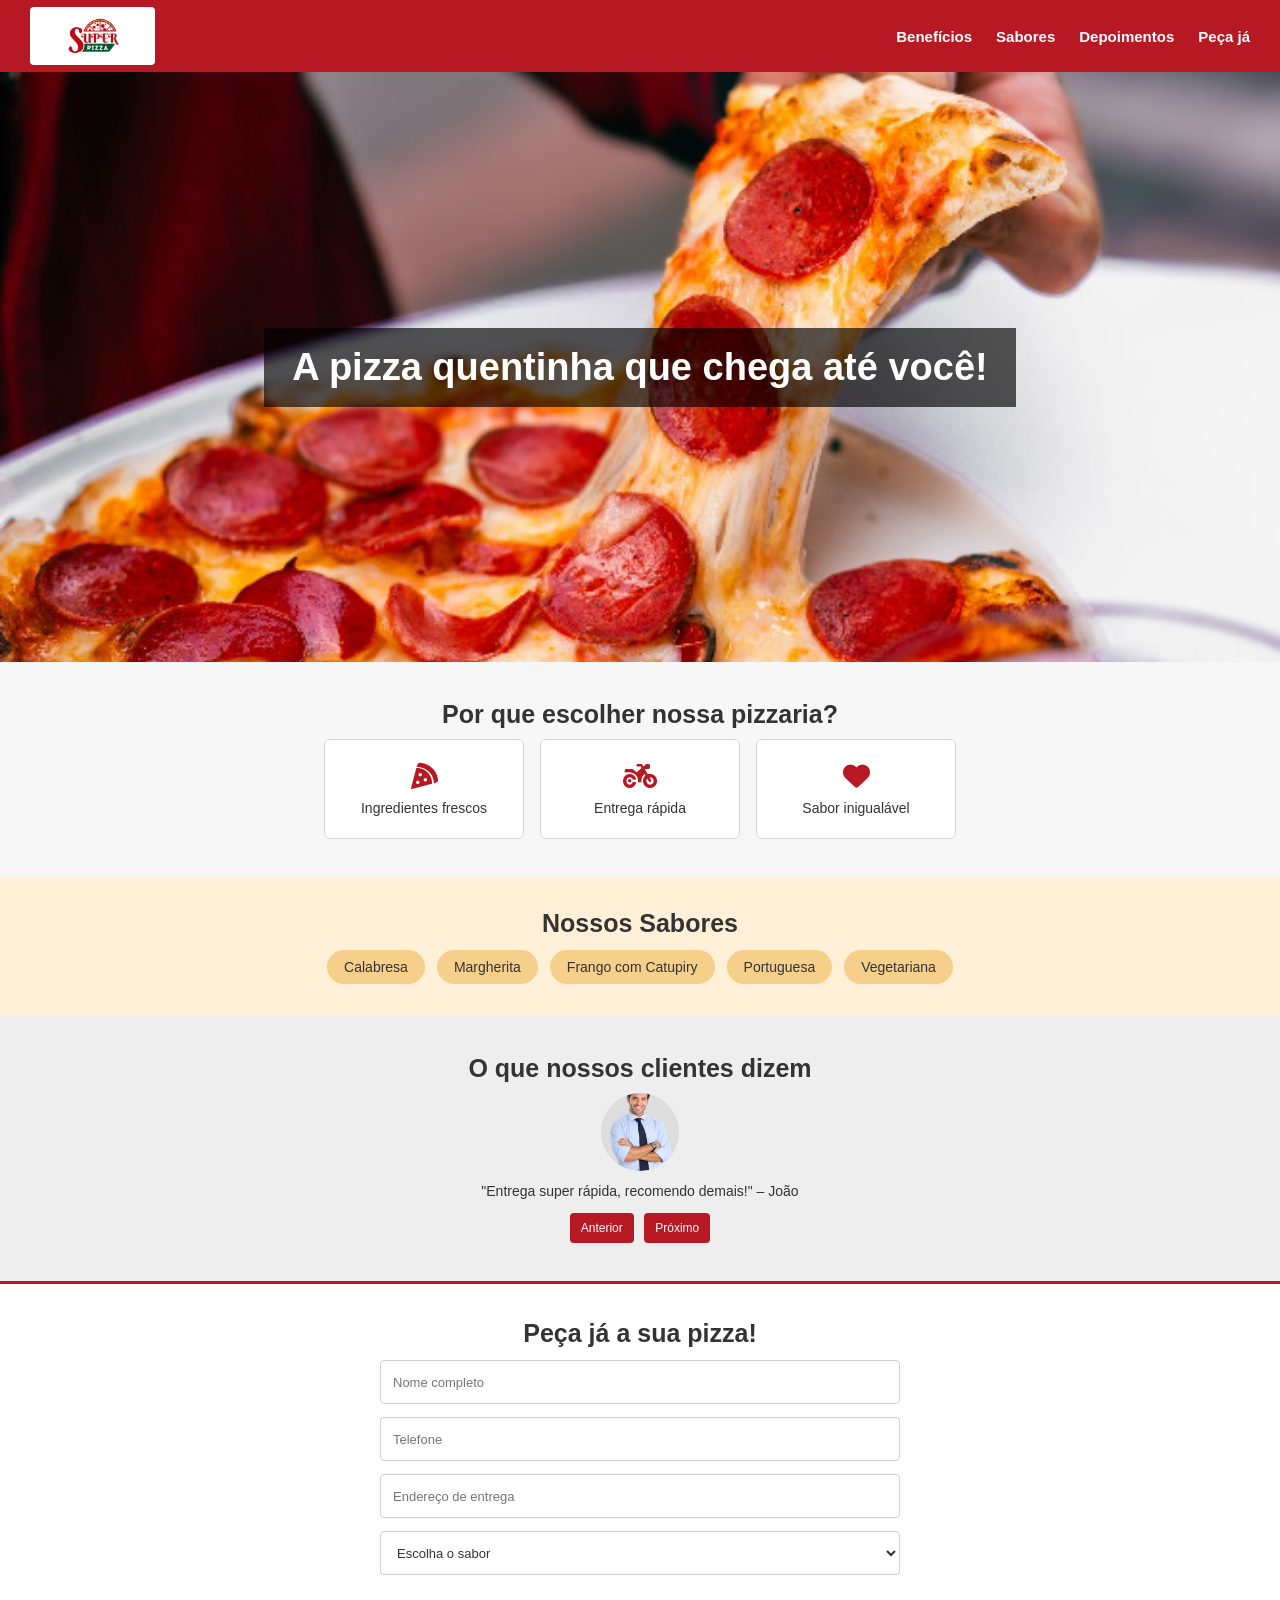
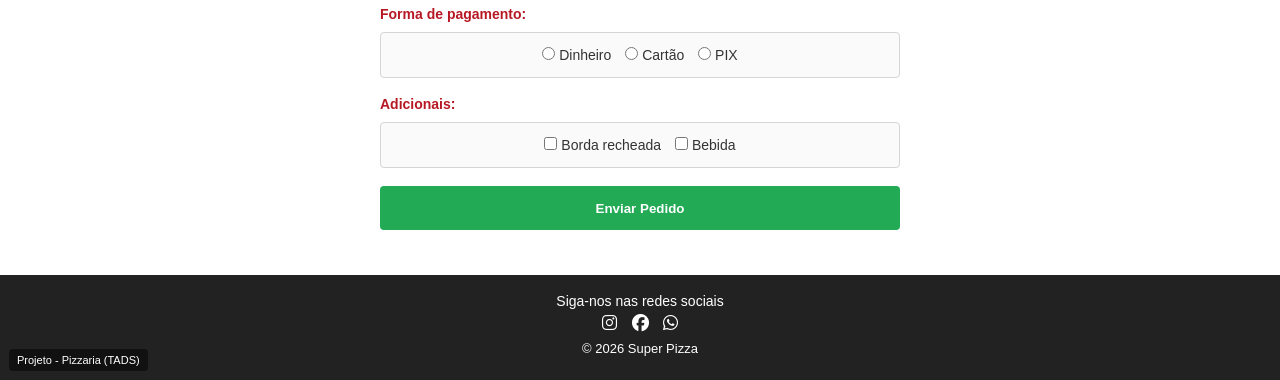
<file: index.html>
<!DOCTYPE html>
<html lang="pt-BR">
<head>
  <meta charset="UTF-8">
  <meta name="viewport" content="width=device-width, initial-scale=1.0">

  <title>Super Pizza</title>

  <link rel="stylesheet" href="style.css">
  <script src="script.js" defer></script>

  <!-- Ícones permitidos pela atividade -->
  <link
    rel="stylesheet"
    href="https://cdnjs.cloudflare.com/ajax/libs/font-awesome/6.5.2/css/all.min.css"
  >
</head>

<body>

  <!-- Cabeçalho fixo -->
  <header>
    <a href="#inicio" class="logo">
      <img src="assets/img/logo.png" alt="Logo Super Pizza">
    </a>

    <nav>
      <a href="#beneficios">Benefícios</a>
      <a href="#sabores">Sabores</a>
      <a href="#depoimentos">Depoimentos</a>
      <a href="#pedido">Peça já</a>
    </nav>
  </header>


  <main>

    <!-- Hero -->
    <section id="inicio" class="hero">
      <div class="hero-texto">
        <h1>A pizza quentinha que chega até você!</h1>
      </div>
    </section>


    <!-- Benefícios -->
    <section id="beneficios" class="beneficios">
      <h2>Por que escolher nossa pizzaria?</h2>

      <div class="cards">
        <article class="card">
          <i class="fa-solid fa-pizza-slice"></i>
          <p>Ingredientes frescos</p>
        </article>

        <article class="card">
          <i class="fa-solid fa-motorcycle"></i>
          <p>Entrega rápida</p>
        </article>

        <article class="card">
          <i class="fa-solid fa-heart"></i>
          <p>Sabor inigualável</p>
        </article>
      </div>
    </section>


    <!-- Sabores -->
    <section id="sabores" class="sabores">
      <h2>Nossos Sabores</h2>

      <div class="lista-sabores">
        <span>Calabresa</span>
        <span>Margherita</span>
        <span>Frango com Catupiry</span>
        <span>Portuguesa</span>
        <span>Vegetariana</span>
      </div>
    </section>


    <!-- Carrossel de depoimentos -->
    <section id="depoimentos" class="depoimentos">
      <h2>O que nossos clientes dizem</h2>

      <div class="foto-cliente">
        <img
          id="foto-depoimento"
          src="assets/img/cliente-joao.png"
          alt="João, cliente da Super Pizza"
        >
      </div>

      <p id="texto-depoimento">"Entrega super rápida, recomendo demais!" – João</p>

      <div class="botoes-depoimento">
        <button type="button" id="btn-anterior">Anterior</button>
        <button type="button" id="btn-proximo">Próximo</button>
      </div>
    </section>


    <!-- Formulário -->
    <section id="pedido" class="pedido">
      <h2>Peça já a sua pizza!</h2>

      <form id="form-pedido" action="obrigado.html" method="get" novalidate>

        <label for="nome">Nome completo</label>
        <input
          type="text"
          id="nome"
          name="nome"
          placeholder="Nome completo"
          required
        >

        <label for="telefone">Telefone</label>
        <input
          type="tel"
          id="telefone"
          name="telefone"
          placeholder="Telefone"
          required
        >

        <label for="endereco">Endereço de entrega</label>
        <input
          type="text"
          id="endereco"
          name="endereco"
          placeholder="Endereço de entrega"
          required
        >

        <label for="sabor">Escolha o sabor</label>
        <select id="sabor" name="sabor" required>
          <option value="">Escolha o sabor</option>
          <option value="calabresa">Calabresa</option>
          <option value="margherita">Margherita</option>
          <option value="frango-catupiry">Frango com Catupiry</option>
          <option value="portuguesa">Portuguesa</option>
          <option value="vegetariana">Vegetariana</option>
        </select>

        <fieldset>
          <legend>Forma de pagamento:</legend>

          <div class="opcoes">
            <label>
              <input type="radio" name="pagamento" value="dinheiro" required>
              Dinheiro
            </label>

            <label>
              <input type="radio" name="pagamento" value="cartao">
              Cartão
            </label>

            <label>
              <input type="radio" name="pagamento" value="pix">
              PIX
            </label>
          </div>
        </fieldset>

        <fieldset>
          <legend>Adicionais:</legend>

          <div class="opcoes">
            <label>
              <input type="checkbox" name="borda" value="sim">
              Borda recheada
            </label>

            <label>
              <input type="checkbox" name="bebida" value="sim">
              Bebida
            </label>
          </div>
        </fieldset>

        <button type="submit" class="enviar">Enviar Pedido</button>
      </form>
    </section>

  </main>


  <!-- Rodapé -->
  <footer>
    <p class="projeto">Projeto - Pizzaria (TADS)</p>

    <div class="redes">
      <p>Siga-nos nas redes sociais</p>

      <a href="#" aria-label="Instagram">
        <i class="fa-brands fa-instagram"></i>
      </a>

      <a href="#" aria-label="Facebook">
        <i class="fa-brands fa-facebook"></i>
      </a>

      <a href="#" aria-label="WhatsApp">
        <i class="fa-brands fa-whatsapp"></i>
      </a>
    </div>

    <p class="copyright">© 2026 Super Pizza</p>
  </footer>

</body>
</html>
</file>
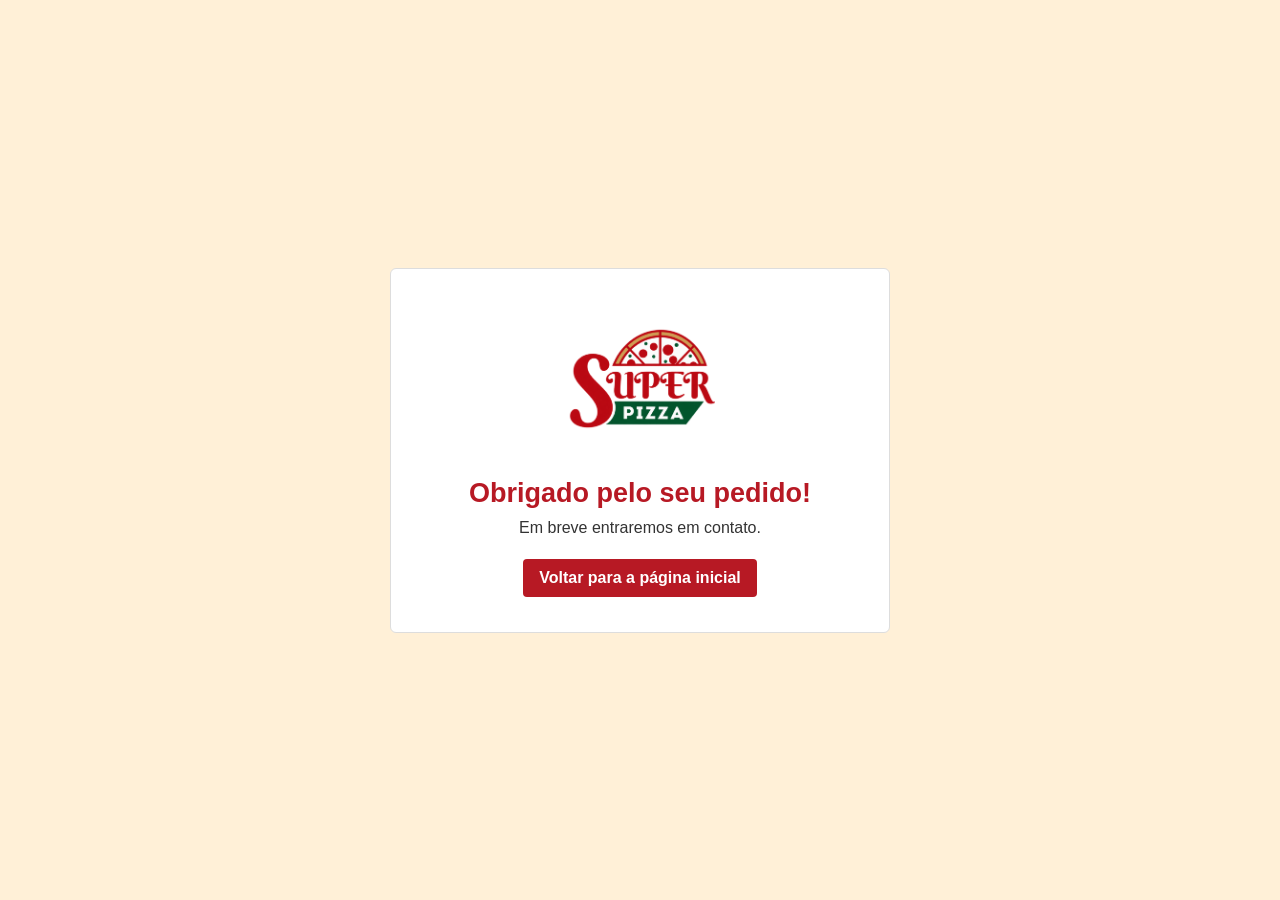
<file: obrigado.html>
<!DOCTYPE html>
<html lang="pt-BR">
<head>
  <meta charset="UTF-8">
  <meta name="viewport" content="width=device-width, initial-scale=1.0">

  <title>Pedido enviado | Super Pizza</title>

  <link rel="stylesheet" href="style.css">
</head>

<body class="pagina-obrigado">

  <main class="agradecimento">
    <img src="assets/img/logo.png" alt="Logo Super Pizza">

    <h1>Obrigado pelo seu pedido!</h1>

    <p>Em breve entraremos em contato.</p>

    <a href="index.html">Voltar para a página inicial</a>
  </main>

</body>
</html>
</file>
<file: style.css>
/* ==================================================
   SUPER PIZZA - DESAFIO 2
   HTML5 + CSS3 + JavaScript puro
   ================================================== */

* {
  margin: 0;
  padding: 0;
  box-sizing: border-box;
}

html {
  scroll-behavior: smooth;
  scroll-padding-top: 72px;
}

body {
  font-family: Arial, Helvetica, sans-serif;
  color: #333;
  background-color: #fff;
}

h2 {
  font-size: 25px;
}

/* CABEÇALHO */

header {
  position: fixed;
  top: 0;
  left: 0;
  z-index: 1000;

  width: 100%;
  height: 72px;
  padding: 7px 30px;

  display: flex;
  align-items: center;
  justify-content: space-between;

  background-color: #b71924;
}

.logo {
  width: 125px;
  height: 58px;
  padding: 3px 8px;

  display: flex;
  align-items: center;
  justify-content: center;

  border-radius: 4px;
  background-color: #fff;
}

.logo img {
  width: 100%;
  height: 100%;
  object-fit: contain;
}

nav {
  display: flex;
  gap: 24px;
}

nav a {
  color: #fff;
  text-decoration: none;
  font-size: 15px;
  font-weight: bold;
}

/* HERO */

.hero {
  height: 590px;
  margin-top: 72px;

  display: flex;
  align-items: center;
  justify-content: center;

  background-image: url("assets/img/pizza.jpg");
  background-size: cover;
  background-position: center;
  background-repeat: no-repeat;
}

.hero-texto {
  padding: 18px 28px;
  background-color: rgba(0, 0, 0, 0.65);
}

.hero h1 {
  color: #fff;
  font-size: 38px;
  text-align: center;
}

/* BENEFÍCIOS */

.beneficios {
  padding: 38px 20px;
  text-align: center;
  background-color: #f7f7f7;
}

.beneficios h2 {
  margin-bottom: 10px;
}

.cards {
  max-width: 650px;
  margin: 0 auto;

  display: flex;
  justify-content: center;
  gap: 16px;
}

.card {
  width: 200px;
  height: 100px;

  display: flex;
  flex-direction: column;
  align-items: center;
  justify-content: center;

  border: 1px solid #d7d7d7;
  border-radius: 6px;
  background-color: #fff;
}

.card i {
  margin-bottom: 10px;
  color: #b71924;
  font-size: 27px;
}

.card p {
  font-size: 14px;
}

/* SABORES */

.sabores {
  padding: 32px 20px;
  text-align: center;
  background-color: #fff0d7;
}

.sabores h2 {
  margin-bottom: 12px;
}

.lista-sabores {
  display: flex;
  justify-content: center;
  flex-wrap: wrap;
  gap: 12px;
}

.lista-sabores span {
  padding: 9px 17px;
  border-radius: 20px;

  background-color: #f6cf8b;
  color: #333;

  font-size: 14px;
}

/* DEPOIMENTOS */

.depoimentos {
  padding: 38px 20px;
  text-align: center;
  background-color: #eeeeee;
}

.depoimentos h2 {
  margin-bottom: 10px;
}

.foto-cliente {
  width: 78px;
  height: 78px;
  margin: 0 auto 12px;

  overflow: hidden;
  border-radius: 50%;
  background-color: #ddd;
}

.foto-cliente img {
  width: 100%;
  height: 100%;

  object-fit: cover;
  object-position: center;
}

.depoimentos p {
  margin-bottom: 14px;
  font-size: 14px;
}

.botoes-depoimento button {
  padding: 8px 11px;
  margin: 0 3px;

  border: none;
  border-radius: 4px;

  color: #fff;
  background-color: #b71924;

  font-size: 12px;
}

/* FORMULÁRIO */

.pedido {
  padding: 35px 20px 45px;
  border-top: 3px solid #b71924;
  background-color: #fff;
}

.pedido h2 {
  margin-bottom: 12px;
  text-align: center;
}

form {
  width: 100%;
  max-width: 520px;
  margin: 0 auto;
}

form > label {
  position: absolute;
  width: 1px;
  height: 1px;
  overflow: hidden;
  clip: rect(0, 0, 0, 0);
}

input[type="text"],
input[type="tel"],
select {
  width: 100%;
  height: 44px;
  margin-bottom: 13px;
  padding: 0 12px;

  border: 1px solid #cfcfcf;
  border-radius: 4px;

  background-color: #fff;
  color: #333;

  font-family: Arial, Helvetica, sans-serif;
  font-size: 13px;
}

fieldset {
  margin: 18px 0;
  border: none;
}

legend {
  margin-bottom: 10px;

  color: #b71924;
  font-size: 14px;
  font-weight: bold;
}

.opcoes {
  min-height: 46px;
  padding: 12px;

  display: flex;
  align-items: center;
  justify-content: center;
  gap: 14px;

  border: 1px solid #d5d5d5;
  border-radius: 4px;

  background-color: #fafafa;
}

.opcoes label {
  font-size: 14px;
}

.enviar {
  width: 100%;
  height: 44px;

  border: none;
  border-radius: 4px;

  color: #fff;
  background-color: #22aa55;

  font-weight: bold;
}

/* RODAPÉ */

footer {
  position: relative;

  min-height: 105px;
  padding: 18px 20px;

  color: #fff;
  background-color: #222;

  text-align: center;
}

.redes p {
  margin-bottom: 5px;
  font-size: 14px;
}

.redes a {
  margin: 0 5px;
  color: #fff;
  text-decoration: none;
  font-size: 17px;
}

.copyright {
  margin-top: 7px;
  font-size: 13px;
}

.projeto {
  position: absolute;
  left: 9px;
  bottom: 9px;

  padding: 5px 8px;
  border-radius: 4px;

  background-color: #111;
  font-size: 11px;
}

/* RESPONSIVIDADE - TABLET */

@media (max-width: 768px) {

  html {
    scroll-padding-top: 115px;
  }

  header {
    height: 110px;
    padding: 8px 18px;

    flex-direction: column;
    justify-content: center;
    gap: 5px;
  }

  .logo {
    width: 105px;
    height: 50px;
  }

  nav {
    gap: 14px;
    flex-wrap: wrap;
    justify-content: center;
  }

  nav a {
    font-size: 13px;
  }

  .hero {
    height: 480px;
    margin-top: 110px;
  }

  .hero h1 {
    font-size: 30px;
  }

  .hero-texto {
    margin: 0 20px;
  }

  .cards {
    max-width: 500px;
  }

  .card {
    flex: 1;
  }
}

/* RESPONSIVIDADE - CELULAR */

@media (max-width: 480px) {

  html {
    scroll-padding-top: 125px;
  }

  header {
    height: 120px;
  }

  nav {
    gap: 8px 12px;
  }

  .hero {
    height: 410px;
    margin-top: 120px;
  }

  .hero-texto {
    padding: 14px 16px;
  }

  .hero h1 {
    font-size: 24px;
  }

  .cards {
    flex-direction: column;
    align-items: center;
  }

  .card {
    width: 100%;
    max-width: 330px;
  }

  .opcoes {
    flex-direction: column;
    align-items: flex-start;
    gap: 8px;
  }

  footer {
    padding-bottom: 55px;
  }

  .projeto {
    left: 50%;
    transform: translateX(-50%);
  }
}


/* PÁGINA DE AGRADECIMENTO */

.pagina-obrigado {
  min-height: 100vh;

  display: flex;
  align-items: center;
  justify-content: center;

  padding: 20px;
  background-color: #fff0d7;
}

.agradecimento {
  width: 100%;
  max-width: 500px;
  padding: 35px 25px;

  border: 1px solid #ddd;
  border-radius: 6px;

  background-color: #fff;
  text-align: center;
}

.agradecimento img {
  width: 150px;
  margin: 0 auto 20px;
}

.agradecimento h1 {
  margin-bottom: 10px;
  color: #b71924;
  font-size: 27px;
}

.agradecimento p {
  margin-bottom: 22px;
}

.agradecimento a {
  display: inline-block;
  padding: 10px 16px;

  border-radius: 4px;

  color: #fff;
  background-color: #b71924;

  text-decoration: none;
  font-weight: bold;
}
</file>
